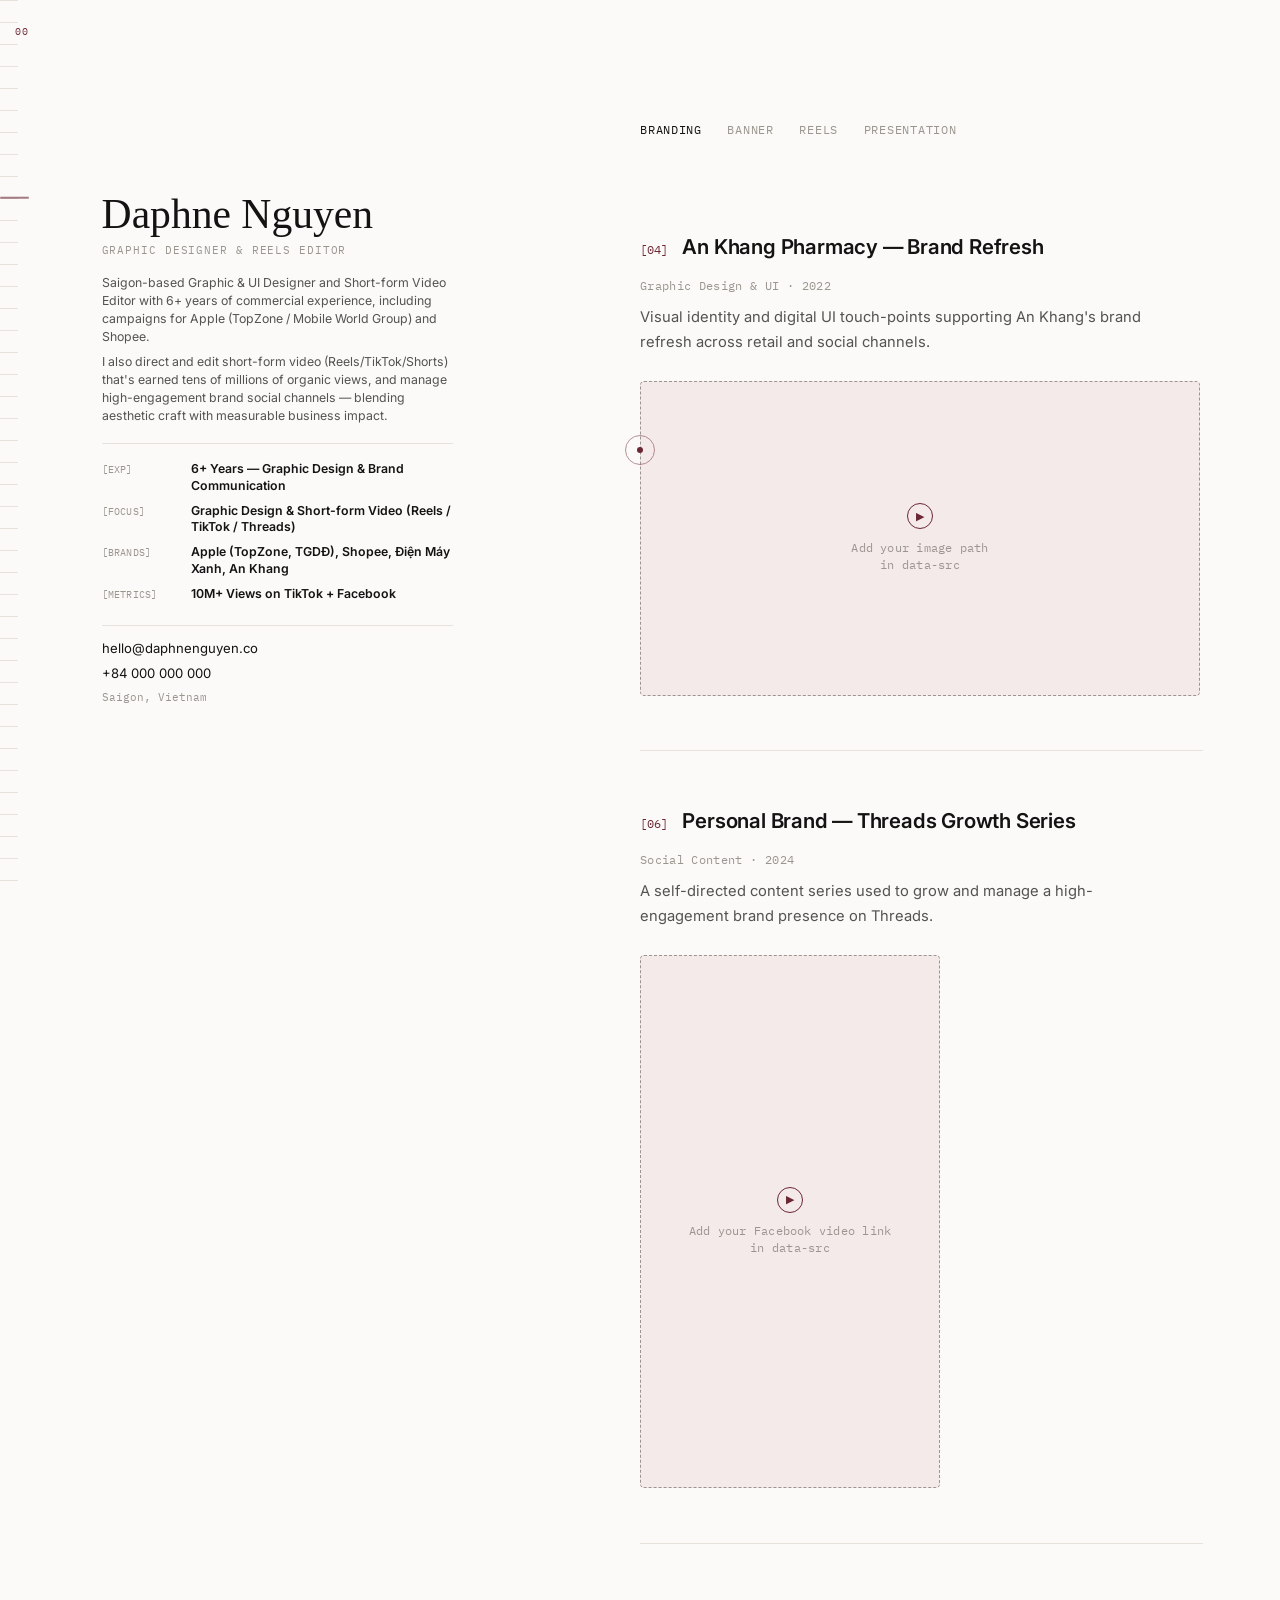
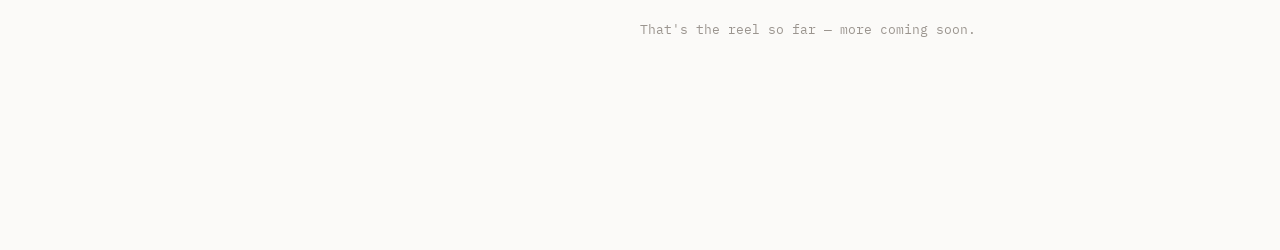
<file: index.html>
<!doctype html>
<html lang="en">
<head>
<meta charset="UTF-8" />
<meta name="viewport" content="width=device-width, initial-scale=1.0" />
<title>Daphne Nguyen — Graphic Designer & Reels Editor</title>
<meta name="description" content="Portfolio of Daphne Nguyen, Saigon-based Graphic & UI Designer and Short-form Video Editor. 6+ years creating campaigns for Apple, Shopee and viral Reels/TikTok content." />

<link rel="preconnect" href="https://fonts.googleapis.com">
<link rel="preconnect" href="https://fonts.gstatic.com" crossorigin>
<link href="https://fonts.googleapis.com/css2?family=Homemade+Apple&family=Caveat:wght@500;600&family=Permanent+Marker&family=IBM+Plex+Mono:wght@400;500;600&family=Inter:wght@300;400;500;600;700&display=swap" rel="stylesheet">
<link rel="stylesheet" href="style.css">

<!-- Loaded so that the "set your password" email link (from Netlify
     Identity, used by the /admin content manager) works when it opens
     this page. It stays invisible unless that link is used. -->
<script src="https://identity.netlify.com/v1/netlify-identity-widget.js"></script>
</head>
<body>

<!-- Custom cursor (desktop only, see script.js) -->
<div class="cursor-ring" id="cursorRing" aria-hidden="true"></div>
<div class="cursor-dot" id="cursorDot" aria-hidden="true"></div>

<!-- Vertical ruler strip, ticks are generated in script.js -->
<div class="ruler" id="ruler" aria-hidden="true">
  <div class="ruler__counter" id="rulerCounter">00</div>
  <div class="ruler__track" id="rulerTrack"></div>
  <div class="ruler__progress" id="rulerProgress"></div>
</div>

<!-- LEFT PANE — fixed, does not scroll. All content below is filled in
     by script.js from content/profile.json (editable via /admin). -->
<aside class="left-pane">
  <div class="left-pane__inner">

    <header class="identity reveal" data-reveal id="identity">
      <!-- name/logo injected here -->
      <p class="identity__role" id="identityRole"></p>
    </header>

    <div class="bio reveal" data-reveal id="bio">
      <!-- bio paragraphs injected here -->
    </div>

    <dl class="specs reveal" data-reveal id="specs">
      <!-- spec rows injected here -->
    </dl>

    <footer class="contact reveal" data-reveal id="contact">
      <!-- contact links injected here -->
    </footer>

  </div>
</aside>

<!-- RIGHT PANE — normal scroll, holds the project list. Projects below
     are injected by script.js from content/projects.json (editable via
     /admin) — nothing to hand-edit here anymore. -->
<main class="right-pane">

  <!-- CATEGORY FILTER — order/labels come from content/categories.json
       (editable via /admin), rendered by script.js. -->
  <nav class="project-filter" id="projectFilter"></nav>

  <div id="projectList"><!-- project cards injected here --></div>

  <div class="right-pane__end reveal" data-reveal>
    <p>That's the reel so far — more coming soon.</p>
  </div>

</main>

<script src="script.js"></script>
</body>
</html>
</file>
<file: style.css>
/* ==========================================================================
   DESIGN TOKENS
   ========================================================================== */
:root {
  --color-bg:        #FBFAF8;
  --color-ink:        #141212;
  --color-ink-soft:   rgba(20, 18, 18, 0.72);
  --color-gray:       #9B958F;
  --color-gray-line:  #E7E2DB;
  --color-wine:       #6B2733;
  --color-wine-deep:  #4E1D26;
  --color-wine-tint:  #F5EAEA;

  --font-display: 'Homemade Apple', cursive;
  --font-body:    'Inter', -apple-system, BlinkMacSystemFont, sans-serif;
  --font-mono:    'IBM Plex Mono', 'Courier New', monospace;

  --ruler-w:    44px;
  --pane-w:     44vw;
  --ease-soft:  cubic-bezier(0.22, 1, 0.36, 1);
}

* { box-sizing: border-box; }

html { scroll-behavior: smooth; }

body {
  margin: 0;
  background: var(--color-bg);
  color: var(--color-ink);
  font-family: var(--font-body);
  font-weight: 400;
  line-height: 1.5;
  -webkit-font-smoothing: antialiased;
}

a { color: inherit; }
a:focus-visible {
  outline: 2px solid var(--color-wine);
  outline-offset: 3px;
  border-radius: 2px;
}

/* ==========================================================================
   CUSTOM CURSOR (desktop / fine-pointer only — see script.js)
   ========================================================================== */
.cursor-dot,
.cursor-ring {
  position: fixed;
  top: 0;
  left: 0;
  pointer-events: none;
  z-index: 9999;
  border-radius: 50%;
  transform: translate(-50%, -50%);
  will-change: transform;
}
.cursor-dot {
  width: 6px;
  height: 6px;
  background: var(--color-wine);
}
.cursor-ring {
  width: 30px;
  height: 30px;
  border: 1px solid var(--color-wine);
  opacity: 0.5;
  transition: width 0.25s var(--ease-soft), height 0.25s var(--ease-soft), opacity 0.25s;
}
body.cursor-active .cursor-dot,
body.cursor-active .cursor-ring { display: block; }
.cursor-dot, .cursor-ring { display: none; }
body.cursor-active { cursor: none; }
body.cursor-active a,
body.cursor-active .project { cursor: none; }

/* ==========================================================================
   RULER — vertical measuring strip, synced to scroll in script.js
   ========================================================================== */
.ruler {
  position: fixed;
  top: 0;
  left: 0;
  width: var(--ruler-w);
  height: 100vh;
  overflow: hidden;
  z-index: 20;
}
.ruler__counter {
  position: absolute;
  top: 24px;
  left: 0;
  width: 100%;
  text-align: center;
  font-family: var(--font-mono);
  font-size: 0.65rem;
  letter-spacing: 0.05em;
  color: var(--color-wine);
  z-index: 2;
}
.ruler__track {
  position: absolute;
  top: 0;
  left: 0;
  width: 100%;
}
.tick {
  position: absolute;
  left: 0;
  width: 40%;
  height: 1px;
  background: var(--color-gray-line);
}

/* The single marker that travels top→bottom as the page scrolls */
.ruler__progress {
  position: absolute;
  top: 0;
  left: 0;
  width: 65%;
  height: 2px;
  border-radius: 2px;
  background: var(--color-wine);
  opacity: 0.6;
  will-change: transform;
}

/* ==========================================================================
   LEFT PANE — fixed, left-aligned identity / bio / specs / contact
   ========================================================================== */
.left-pane {
  position: fixed;
  top: 0;
  left: var(--ruler-w);
  width: calc(var(--pane-w) - var(--ruler-w));
  height: 100vh;
  display: flex;
  align-items: center;
  z-index: 10;
  overflow-y: auto; /* safety net for very short windows only — content is sized to fit normally */
  scrollbar-width: none;
}
.left-pane::-webkit-scrollbar { display: none; }

.left-pane__inner {
  width: 100%;
  padding: 2vh 4vw 2vh 4.5vw;
  max-width: 460px;
}

.identity { margin-bottom: 1rem; }
.identity__name {
  font-family: var(--font-display);
  font-size: clamp(1.9rem, 3.6vw, 2.6rem);
  font-weight: 400;
  line-height: 1;
  margin: 0 0 0.35rem 0;
  color: var(--color-ink);
}
.identity__logo {
  display: block;
  max-width: 220px;
  max-height: 88px;
  width: auto;
  height: auto;
  margin: 0 0 0.5rem 0;
}
.identity__role {
  margin: 0;
  font-family: var(--font-mono);
  font-size: 0.7rem;
  letter-spacing: 0.08em;
  text-transform: uppercase;
  color: var(--color-gray);
}

.bio { margin-bottom: 1.1rem; }
.bio p {
  margin: 0 0 0.45rem 0;
  font-size: 0.77rem;
  line-height: 1.46;
  color: var(--color-ink-soft);
}
.bio p:last-child { margin-bottom: 0; }

.specs {
  margin: 0 0 1.1rem 0;
  padding-top: 0.8rem;
  border-top: 1px solid var(--color-gray-line);
}
.specs__row {
  display: grid;
  grid-template-columns: 80px 1fr; /* fixed first column — every value starts on the same left edge */
  gap: 0.6rem;
  padding: 0.26rem 0;
  align-items: baseline;
}
.specs__tag {
  margin: 0;
  font-family: var(--font-mono);
  font-size: 0.62rem;
  letter-spacing: 0.02em;
  color: var(--color-gray);
  white-space: nowrap;
}
.specs__value {
  margin: 0;
  font-size: 0.77rem;
  font-weight: 600;
  color: var(--color-ink);
  line-height: 1.36;
}

.contact {
  display: flex;
  flex-direction: column;
  align-items: flex-start;
  gap: 0.28rem;
  padding-top: 0.8rem;
  border-top: 1px solid var(--color-gray-line);
}
.contact__link {
  font-size: 0.82rem;
  text-decoration: none;
  color: var(--color-ink);
  border-bottom: 1px solid transparent;
  transition: border-color 0.2s var(--ease-soft), color 0.2s var(--ease-soft);
}
.contact__link:hover {
  color: var(--color-wine);
  border-color: var(--color-wine);
}
.contact__note {
  font-family: var(--font-mono);
  font-size: 0.7rem;
  color: var(--color-gray);
}

/* ==========================================================================
   RIGHT PANE — scrolling project list
   ========================================================================== */
.right-pane {
  margin-left: var(--pane-w);
  width: calc(100vw - var(--pane-w));
  padding: 12vh 6vw 22vh 6vw;
}

/* CATEGORY FILTER — plain uppercase text, no background/border/frame.
   Active category is ink-black, the rest sit in gray. */
.project-filter {
  position: sticky;
  top: 0;
  z-index: 5;
  display: flex;
  gap: 1.6rem;
  padding: 0.9rem 0;
  margin-bottom: 1.6rem;
  background: var(--color-bg);
}
.project-filter__item {
  appearance: none;
  background: none;
  border: none;
  padding: 0;
  margin: 0;
  font-family: var(--font-mono);
  font-size: 0.76rem;
  letter-spacing: 0.06em;
  text-transform: uppercase;
  color: var(--color-gray);
  cursor: pointer;
  transition: color 0.25s var(--ease-soft);
}
.project-filter__item:hover { color: var(--color-ink-soft); }
.project-filter__item.is-active { color: var(--color-ink); }
.project-filter__item:focus-visible {
  outline: 2px solid var(--color-wine);
  outline-offset: 3px;
}

.project {
  padding: 3.4rem 0;
  border-bottom: 1px solid var(--color-gray-line);
}
.project:first-of-type { padding-top: 0; }

.project__head {
  display: flex;
  align-items: baseline;
  flex-wrap: wrap;
  gap: 0.9rem;
  margin-bottom: 0.7rem;
}
.project__index {
  font-family: var(--font-mono);
  font-size: 0.78rem;
  color: var(--color-wine);
}
.project__title {
  margin: 0;
  font-size: clamp(1.2rem, 1.6vw, 1.55rem);
  font-weight: 600;
  letter-spacing: -0.01em;
  color: var(--color-ink);
  flex: 1 1 auto;
}
.project__meta {
  font-family: var(--font-mono);
  font-size: 0.72rem;
  letter-spacing: 0.03em;
  color: var(--color-gray);
  white-space: nowrap;
}

.project__desc {
  margin: 0 0 1.6rem 0;
  max-width: 60ch;
  font-size: 0.92rem;
  line-height: 1.7;
  color: var(--color-ink-soft);
}

.project__media {
  position: relative;
  width: 100%;
  border-radius: 4px;
  overflow: hidden;
  background: var(--color-wine-tint);
}
/* Vertical — Reels / TikTok / Shorts */
.project__media[data-format="vertical"] {
  max-width: 300px;
  aspect-ratio: 9 / 16;
}
/* Horizontal — presentations, key visuals, static graphic design work */
.project__media[data-format="horizontal"] {
  max-width: 560px;
  aspect-ratio: 16 / 9;
}
/* Behance — a full scrolling case study (many images/GIFs), not a fixed
   ratio. This overrides whatever format was picked, since Behance embeds
   need their own taller box regardless. */
.project__media[data-platform="behance"] {
  max-width: 560px;
  aspect-ratio: unset;
  height: 640px;
}
.project__media iframe,
.project__media img {
  width: 100%;
  height: 100%;
  border: 0;
  display: block;
  object-fit: cover;
}

/* Placeholder shown until a real data-video value is added */
.media-placeholder {
  width: 100%;
  height: 100%;
  display: flex;
  flex-direction: column;
  align-items: center;
  justify-content: center;
  gap: 0.6rem;
  text-align: center;
  padding: 1.5rem;
  border: 1px dashed var(--color-gray);
  border-radius: 4px;
  color: var(--color-gray);
  font-family: var(--font-mono);
  font-size: 0.72rem;
  letter-spacing: 0.02em;
}
.media-placeholder__icon {
  width: 26px;
  height: 26px;
  border: 1px solid var(--color-wine);
  border-radius: 50%;
  display: flex;
  align-items: center;
  justify-content: center;
  color: var(--color-wine);
  font-size: 0.7rem;
}

.right-pane__end {
  padding-top: 4rem;
  font-family: var(--font-mono);
  font-size: 0.8rem;
  color: var(--color-gray);
}

/* ==========================================================================
   SCROLL-REVEAL MOTION
   ========================================================================== */
[data-reveal] {
  opacity: 0;
  transform: translateY(18px);
  transition: opacity 0.7s var(--ease-soft), transform 0.7s var(--ease-soft);
}
[data-reveal].is-visible {
  opacity: 1;
  transform: translateY(0);
}

/* ==========================================================================
   RESPONSIVE — stacked layout below 900px
   ========================================================================== */
@media (max-width: 900px) {
  .ruler { display: none; }

  .left-pane {
    position: static;
    width: 100%;
    height: auto;
    display: block;
  }
  .left-pane__inner {
    max-width: none;
    padding: 10vh 6vw 5vh 6vw;
  }

  .right-pane {
    margin-left: 0;
    width: 100%;
    padding: 4vh 6vw 12vh 6vw;
  }

  .cursor-dot, .cursor-ring { display: none !important; }
}

/* ==========================================================================
   REDUCED MOTION
   ========================================================================== */
@media (prefers-reduced-motion: reduce) {
  html { scroll-behavior: auto; }
  [data-reveal] {
    opacity: 1;
    transform: none;
    transition: none;
  }
  .cursor-dot, .cursor-ring { display: none !important; }
  body.cursor-active { cursor: auto; }
}
</file>
